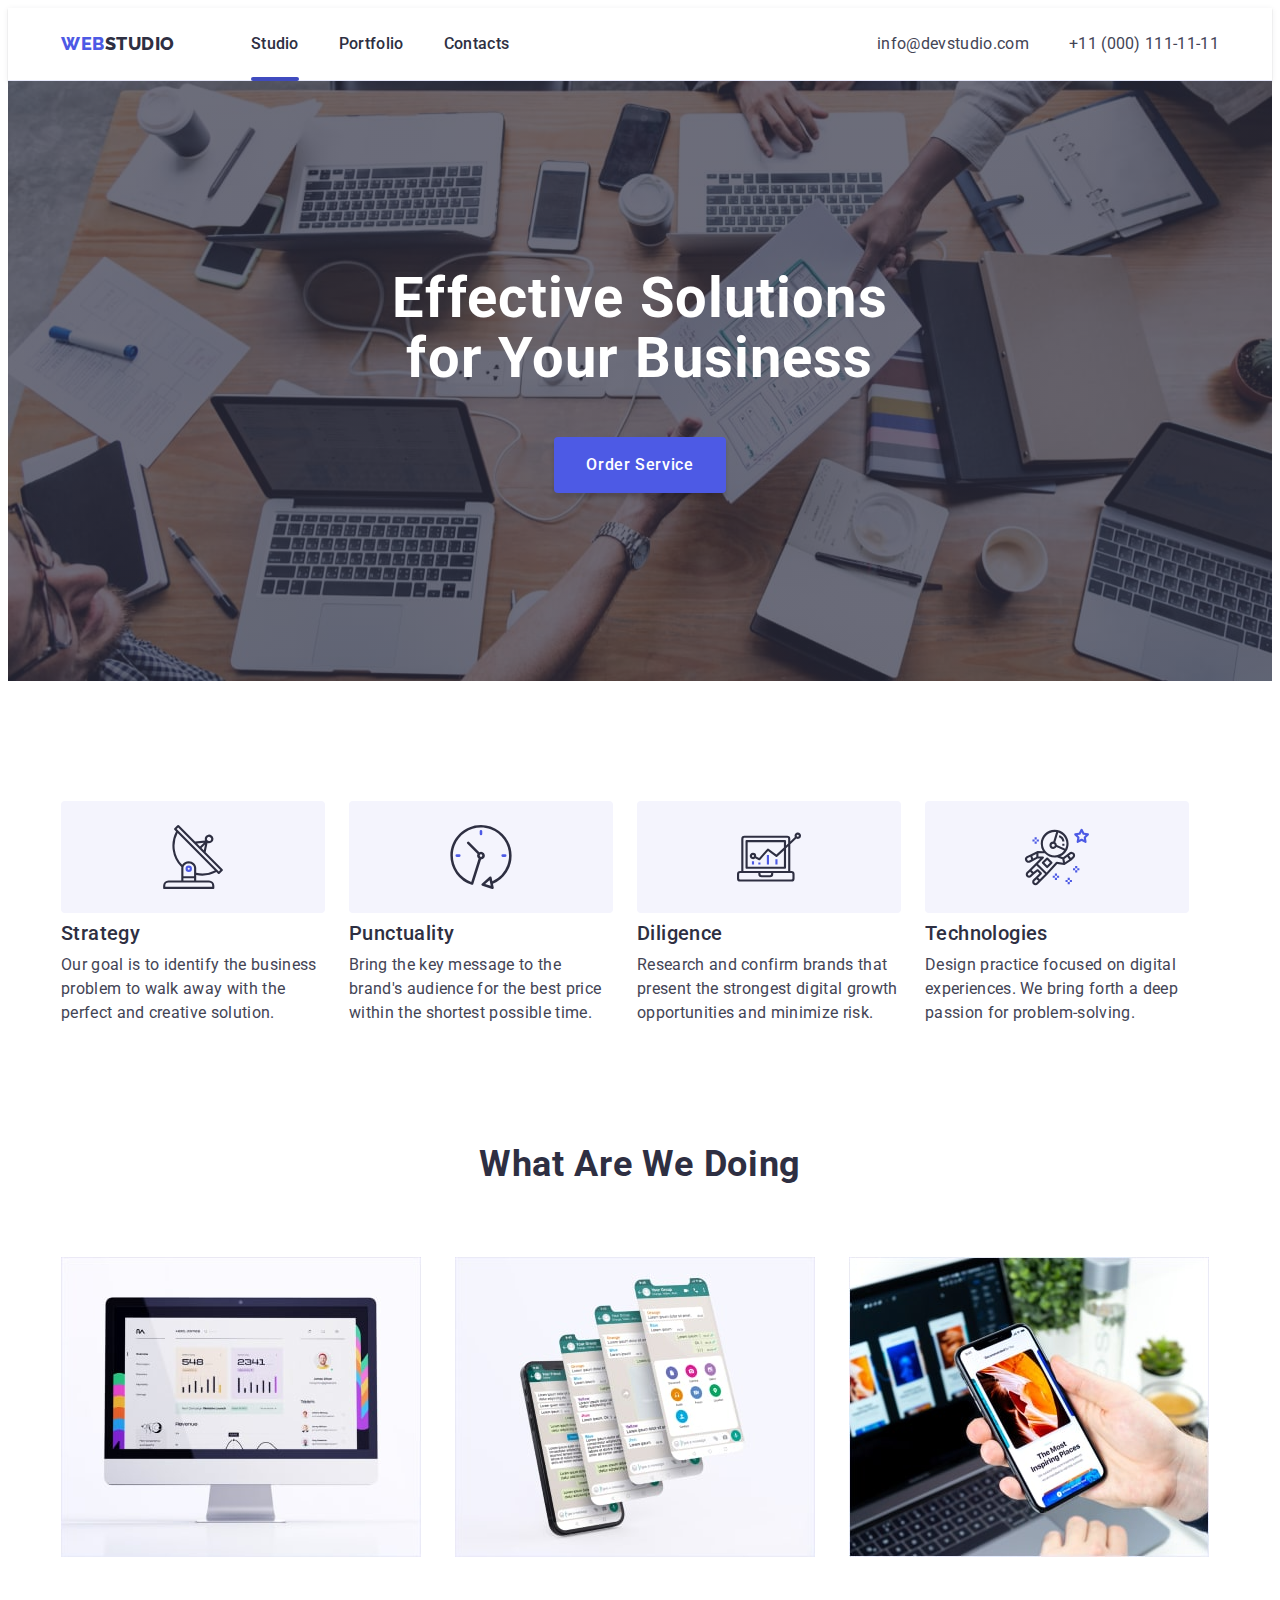
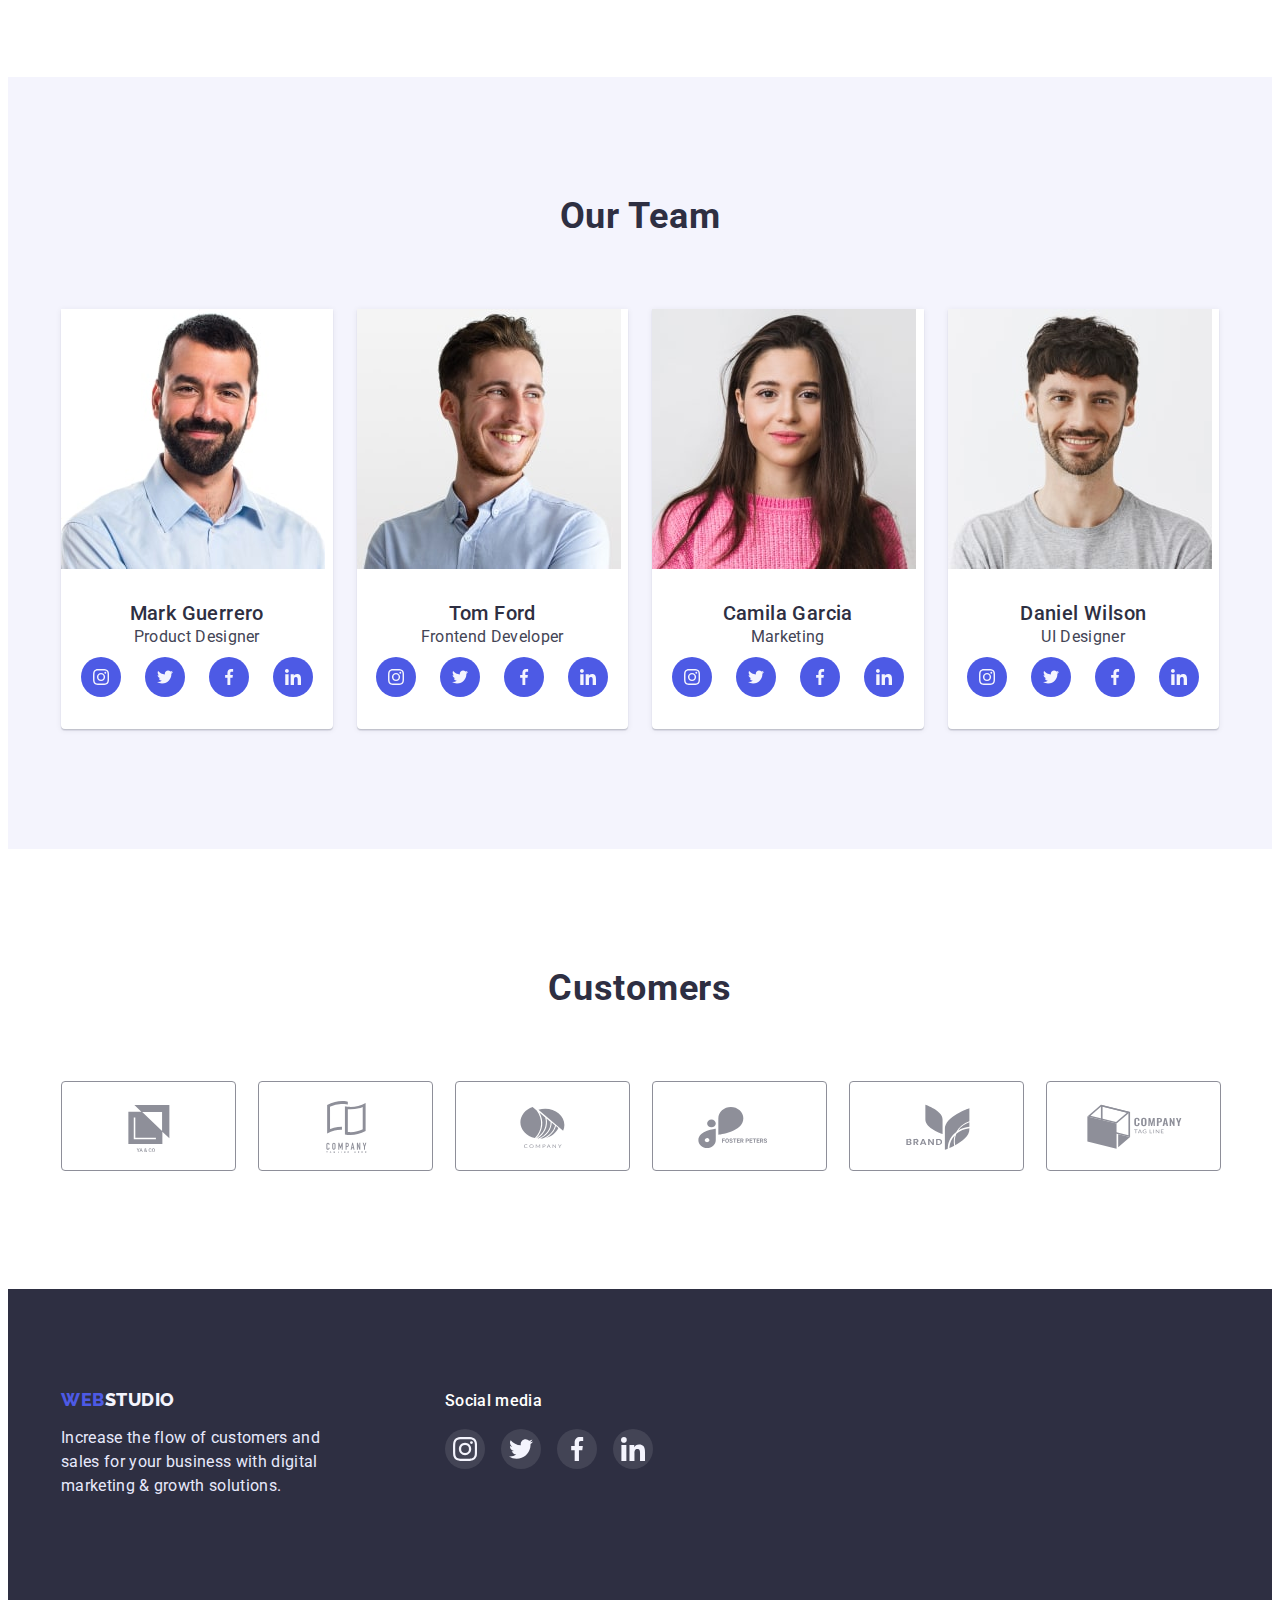
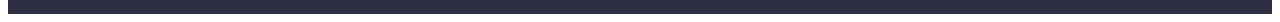
<file: index.html>
<!DOCTYPE html>
<html lang="en">
<head>
    <meta charset="UTF-8">
    <meta http-equiv="X-UA-Compatible" content="IE=edge">
    <meta name="viewport" content="width=device-width, initial-scale=1.0">
    <title>Webstudio</title>
    <link rel="preconnect" href="https://fonts.googleapis.com">
    <link rel="preconnect" href="https://fonts.gstatic.com" crossorigin>
    <link href="https://fonts.googleapis.com/css2?family=Raleway:wght@800&family=Roboto:wght@400;500;700;900&display=swap"
        rel="stylesheet">
        <link rel="stylesheet" href="https://cdnjs.cloudflare.com/ajax/libs/modern-normalize/1.1.0/modern-normalize.min.css"
            integrity="sha512-wpPYUAdjBVSE4KJnH1VR1HeZfpl1ub8YT/NKx4PuQ5NmX2tKuGu6U/JRp5y+Y8XG2tV+wKQpNHVUX03MfMFn9Q=="
            crossorigin="anonymous" referrerpolicy="no-referrer" />
        <link rel="stylesheet" href="./css/styles.css">
</head>
<body>
    <header class="header">
        <div class="container header-container">
        <nav class="header-navigation">
            <a href="index.html" class="header-logo link"><span class="accent">Web</span>Studio</a>
            <ul class="header-list list">
                <li class="header-item"><a href="index.html" class="header-link link current">Studio</a></li>
                <li class="header-item"><a href="portfolio.html" class="header-link link">Portfolio</a></li>
                <li class="header-item"><a href="" class="header-link link ">Contacts</a></li>
            </ul>
        </nav>
        <address>
            <ul class="header-address list">
                <li><a href="mailto:info@devstudio.com" class="header-mail link contact">info@devstudio.com</a></li>
                <li><a href="tel:+110001111111" class="header-tel link contact">+11 (000) 111-11-11</a></li>
            </ul>
        </address>
        </div>
    </header>
    <main>
        <section class="hero">
            <div class="container">
                <h1 class="hero-title">Effective Solutions
                    for Your Business</h1>
                    <button type="button" class="hero-btn" data-modal-open>Order Service</button>
            </div>
        </section>
        <section class="about section">
            <div class="container">
                <h2 class="about-title visually-hidden" >Strategy</h2>
                <ul class="about-list list">
                    <li class="about-item">
                        <div class="about-item-block">
                            <svg class="about-icon" widht="64px" height="64">
                                <use href="./images/icons.svg#icon-antenna"></use>
                            </svg>
                        </div>
                        <h3 class="about-subtitle">Strategy</h3>
                        <p class="about-text">Our goal is to identify the business
                            problem to walk away with the perfect and creative solution. </p>
                    </li>
                    <li class="about-item">
                        <div class="about-item-block">
                            <svg class="about-icon" widht="64px" height="64">
                                <use href="./images/icons.svg#icon-clock"></use>
                            </svg>
                        </div>
                        <h3 class="about-subtitle">Punctuality</h3>
                        <p class="about-text">Bring the key message to the brand's audience for the best price within the shortest possible time.</p>
                    </li>
                    <li class="about-item">
                        <div class="about-item-block">
                            <svg class="about-icon" widht="64px" height="64">
                                <use href="./images/icons.svg#icon-diagram"></use>
                            </svg>
                        </div>
                        <h3 class="about-subtitle">Diligence</h3>
                        <p class="about-text">Research and confirm brands that present the strongest digital growth opportunities and minimize risk.</p>
                    </li>
                    <li class="about-item">
                        <div class="about-item-block">
                            <svg class="about-icon" widht="64px" height="64">
                                <use href="./images/icons.svg#icon-astronaut"></use>
                            </svg>
                        </div>
                        <h3 class="about-subtitle">Technologies</h3>
                        <p class="about-text">Design practice focused on digital experiences. We bring forth a deep passion for problem-solving.</p>
                    </li>
                </ul>
            </div>
        </section>
        <section class="services section">
            <div class="container">
                <h2 class="services-title">What are we doing</h2>
                <ul class="services-list list">
                    <li class="services-item"><img src="./images/img1.jpg" alt="device" width="360" height="300"></li>
                    <li class="services-item"><img src="./images/img2.jpg" alt="device" width="360" height="300"></li>
                    <li class="services-item"><img src="./images/img3.jpg" alt="device" width="360" height="300"></li>
                </ul>
            </div>
        </section>
        <section class="team section">
            <div class="container">
                <h2 class="team-title">Our Team</h2>
                <ul class="team-list list">
                    <li class="team-item">
                        <img src="./images/img21.jpg" alt="people" width="264" height="260">
                        <div class="workers-content">
                            <h3 class="team-subtitle">Mark Guerrero</h3>
                            <p class="team-text">Product Designer</p>
                            <ul class="team-soc-list list">
                                <li class="team-soc-item">
                                <a href="" class="team-soc-link link">
                                <svg class="team-soc-icon" width="16" height="16">
                                    <use href="./images/icons.svg#icon-instagram-2"></use>
                                </svg>
                                </a>
                                </li>
                                <li class="team-soc-item">
                                    <a href="" class="team-soc-link link">
                                        <svg class="team-soc-icon" width="16" height="16">
                                            <use href="./images/icons.svg#icon-twitter-1"></use>
                                        </svg>
                                    </a>
                                </li>
                                <li class="team-soc-item">
                                    <a href="" class="team-soc-link link">
                                        <svg class="team-soc-icon" width="16" height="16">
                                            <use href="./images/icons.svg#icon-facebook-1"></use>
                                        </svg>
                                    </a></li>
                                <li class="team-soc-item">
                                    <a href="" class="team-soc-link link">
                                        <svg class="team-soc-icon" width="16" height="16">
                                            <use href="./images/icons.svg#icon-linkedin-1"></use>
                                        </svg>
                                    </a></li>
                            </ul>
                        </div>
                    </li>
                    <li class="team-item">
                        <img src="./images/img22.jpg" alt="people" width="264" height="260">
                       <div class="workers-content">
                            <h3 class="team-subtitle">Tom Ford</h3>
                            <p class="team-text">Frontend Developer</p>
                            <ul class="team-soc-list list">
                                <li class="team-soc-item">
                                    <a href="" class="team-soc-link link">
                                        <svg class="team-soc-icon" width="16" height="16">
                                            <use href="./images/icons.svg#icon-instagram-2"></use>
                                        </svg>
                                    </a>
                                </li>
                                <li class="team-soc-item">
                                    <a href="" class="team-soc-link link">
                                        <svg class="team-soc-icon" width="16" height="16">
                                            <use href="./images/icons.svg#icon-twitter-1"></use>
                                        </svg>
                                    </a>
                                </li>
                                <li class="team-soc-item">
                                    <a href="" class="team-soc-link link">
                                        <svg class="team-soc-icon" width="16" height="16">
                                            <use href="./images/icons.svg#icon-facebook-1"></use>
                                        </svg>
                                    </a>
                                </li>
                                <li class="team-soc-item">
                                    <a href="" class="team-soc-link link">
                                        <svg class="team-soc-icon" width="16" height="16">
                                            <use href="./images/icons.svg#icon-linkedin-1"></use>
                                        </svg>
                                    </a>
                                </li>
                            </ul>
                       </div>
                    </li>
                    <li class="team-item">
                        <img src="./images/img23.jpg" alt="people" width="264" height="260">
                    <div class="workers-content">
                        <h3 class="team-subtitle">Camila Garcia</h3>
                        <p class="team-text">Marketing</p>
                        <ul class="team-soc-list list">
                            <li class="team-soc-item">
                                <a href="" class="team-soc-link link">
                                    <svg class="team-soc-icon" width="16" height="16">
                                        <use href="./images/icons.svg#icon-instagram-2"></use>
                                    </svg>
                                </a>
                            </li>
                            <li class="team-soc-item">
                                <a href="" class="team-soc-link link">
                                    <svg class="team-soc-icon" width="16" height="16">
                                        <use href="./images/icons.svg#icon-twitter-1"></use>
                                    </svg>
                                </a>
                            </li>
                            <li class="team-soc-item">
                                <a href="" class="team-soc-link link">
                                    <svg class="team-soc-icon" width="16" height="16">
                                        <use href="./images/icons.svg#icon-facebook-1"></use>
                                    </svg>
                                </a>
                            </li>
                            <li class="team-soc-item">
                                <a href="" class="team-soc-link link">
                                    <svg class="team-soc-icon" width="16" height="16">
                                        <use href="./images/icons.svg#icon-linkedin-1"></use>
                                    </svg>
                                </a>
                            </li>
                        </ul>
                    </div>
                    </li>
                    <li class="team-item">
                        <img src="./images/img24.jpg" alt="people" width="264" height="260">
                    <div class="workers-content">
                        <h3 class="team-subtitle">Daniel Wilson</h3>
                        <p class="team-text">UI Designer</p>
                        <ul class="team-soc-list list">
                            <li class="team-soc-item">
                                <a href="" class="team-soc-link link">
                                    <svg class="team-soc-icon" width="16" height="16">
                                        <use href="./images/icons.svg#icon-instagram-2"></use>
                                    </svg>
                                </a>
                            </li>
                            <li class="team-soc-item">
                                <a href="" class="team-soc-link link">
                                    <svg class="team-soc-icon" width="16" height="16">
                                        <use href="./images/icons.svg#icon-twitter-1"></use>
                                    </svg>
                                </a>
                            </li>
                            <li class="team-soc-item">
                                <a href="" class="team-soc-link link">
                                    <svg class="team-soc-icon" width="16" height="16">
                                        <use href="./images/icons.svg#icon-facebook-1"></use>
                                    </svg>
                                </a>
                            </li>
                            <li class="team-soc-item">
                                <a href="" class="team-soc-link link">
                                    <svg class="team-soc-icon" width="16" height="16">
                                        <use href="./images/icons.svg#icon-linkedin-1"></use>
                                    </svg>
                                </a>
                            </li>
                        </ul>
                    </div>
                    </li>
                </ul>
            </div>
        </section>
        <section class="customers section">
            <div class="container">
            <h2 class="customers-title">Customers</h2>
            <ul class="customers-list list">
                <li class="customers-item"><a href="" class="customers-link link">
                    <svg class="customers-icon" width="104px" height="56px">
                        <use href="./images/icons.svg#icon-Logo-first"></use>
                    </svg>
                </a></li>
                <li class="customers-item"><a href="" class="customers-link link">
                    <svg class="customers-icon" width="104px" height="56px">
                        <use href="./images/icons.svg#icon-Logo-second"></use>
                    </svg>
                </a></li>
                <li class="customers-item"><a href="" class="customers-link link">
                    <svg class="customers-icon" width="104px" height="56px">
                        <use href="./images/icons.svg#icon-Logo-third"></use>
                    </svg>
                </a></li>
                <li class="customers-item"><a href="" class="customers-link link">
                    <svg class="customers-icon" width="104px" height="56px">
                        <use href="./images/icons.svg#icon-Logo-forth"></use>
                    </svg>
                </a></li>
                <li class="customers-item"><a href="" class="customers-link link">
                    <svg class="customers-icon" width="104px" height="56px">
                        <use href="./images/icons.svg#icon-Logo-fifth"></use>
                    </svg>
                </a></li>
                <li class="customers-item"><a href="" class="customers-link link">
                    <svg class="customers-icon" width="104px" height="56px">
                        <use href="./images/icons.svg#icon-Logo-sixth"></use>
                    </svg>
                </a></li>
            </ul>
            </div>

        </section>
    </main>
    <footer class="footer">
        <div class="footer-container container">
            <div class="footer-info">
            <a href="index.html" class="footer-logo link"><span class="accent">Web</span>Studio</a>
            <p class="footer-text text">Increase the flow of customers and sales for your business with digital marketing & growth
                solutions.</p>
            </div>
            <div>
         <p class="footer-text footer-social-text">Social media</p>
         <ul class="footer-social-list list">
            <li class="footer-social-item"><a href="" class="footer-social-link link">
                <svg class="footer-social-icon" width="24" height="24">
                    <use href="./images/icons.svg#icon-instagram-2"></use>
                </svg>
            </a></li>
            <li class="footer-social-item"><a href="" class="footer-social-link link">
                <svg class="footer-social-icon" width="24" height="24">
                    <use href="./images/icons.svg#icon-twitter-1"></use>
                </svg>
            </a></li>
            <li class="footer-social-item"><a href="" class="footer-social-link link">
                <svg class="footer-social-icon" width="24" height="24">
                    <use href="./images/icons.svg#icon-facebook-1"></use>
                </svg>
            </a></li>
            <li class="footer-social-item"><a href="" class="footer-social-link link">
                <svg class="footer-social-icon" width="24" height="24">
                    <use href="./images/icons.svg#icon-linkedin-1"></use>
                </svg>
            </a></li>
            </div>
        </div>
    </footer>
    <div class="backdrop is-hidden" data-modal>
        <div class="modal">
            <button class="modal-close" data-modal-close type="button">
                <svg class="modal-close-icon" width="8px" height="8px">
                    <use href="./images/icons.svg#icon-close-black-18dp-2-1-1">
                    </use>
                </svg>
            </button>
        </div>
    </div>
    <script src="./js/modal.js"></script>
</body>
</html>
</file>
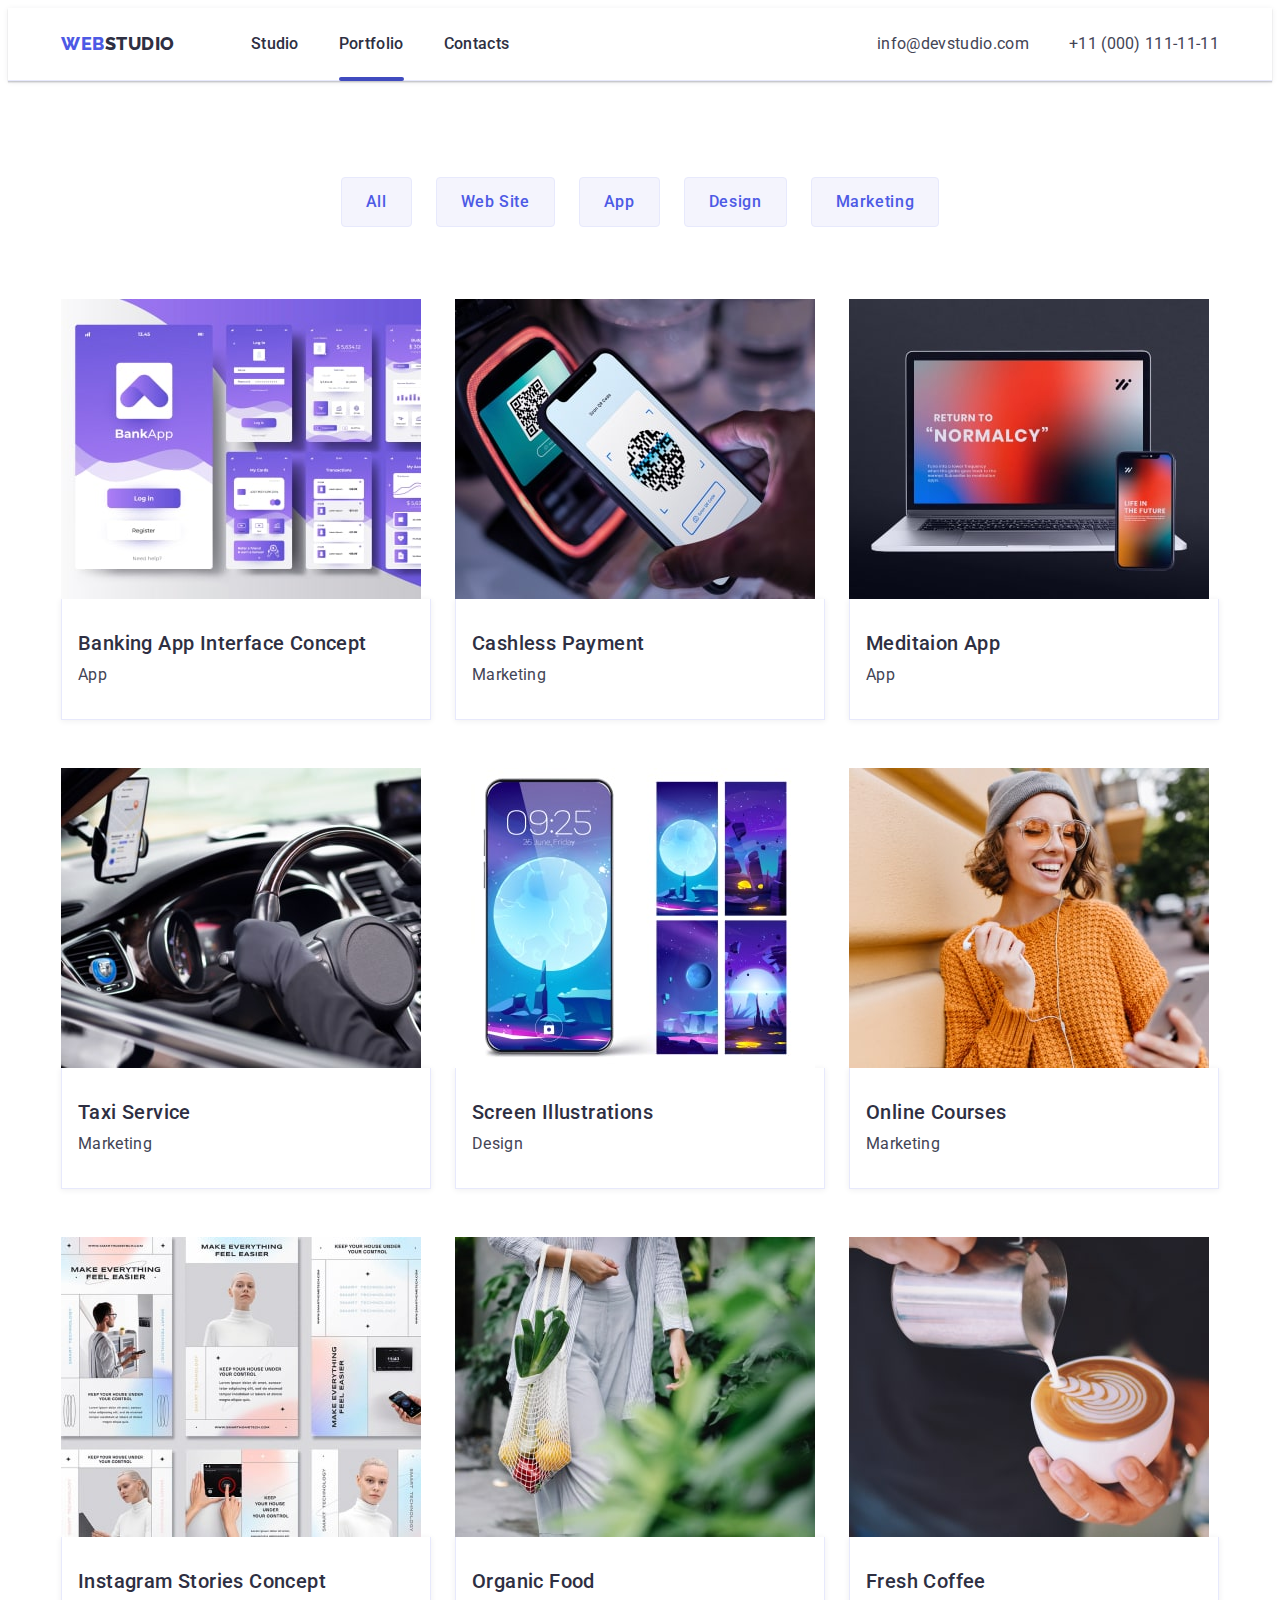
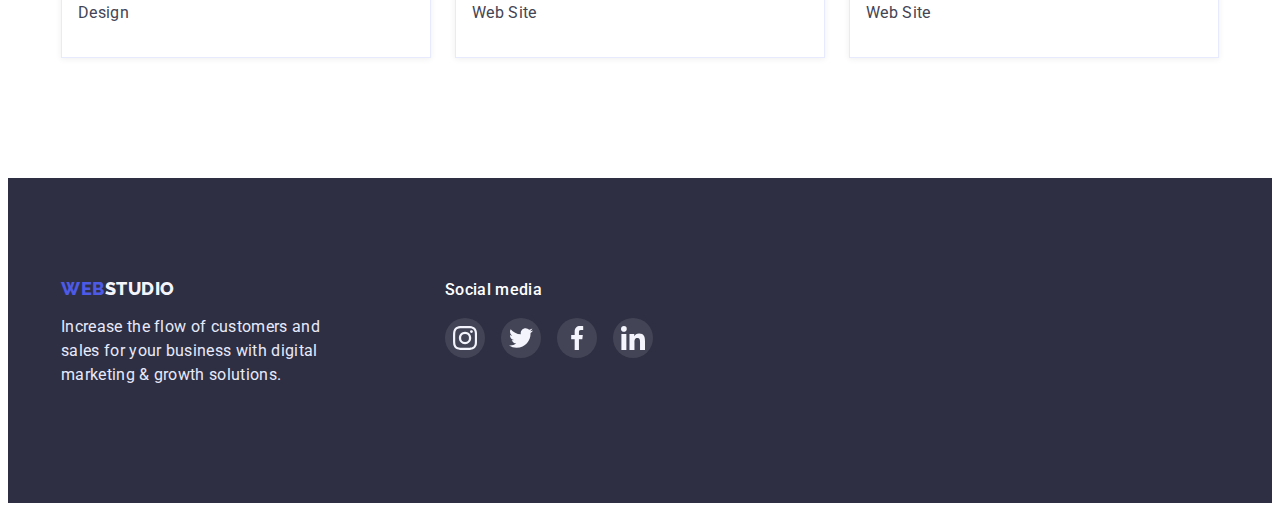
<file: portfolio.html>
<!DOCTYPE html>
<html lang="en">
<head>
    <meta charset="UTF-8">
    <meta http-equiv="X-UA-Compatible" content="IE=edge">
    <meta name="viewport" content="width=device-width, initial-scale=1.0">
    <title>Webstudio</title>
    <link rel="preconnect" href="https://fonts.googleapis.com">
    <link rel="preconnect" href="https://fonts.gstatic.com" crossorigin>
    <link href="https://fonts.googleapis.com/css2?family=Raleway:wght@800&family=Roboto:wght@400;500;700;900&display=swap"
        rel="stylesheet">
        <link rel="stylesheet" href="https://cdnjs.cloudflare.com/ajax/libs/modern-normalize/1.1.0/modern-normalize.min.css"
            integrity="sha512-wpPYUAdjBVSE4KJnH1VR1HeZfpl1ub8YT/NKx4PuQ5NmX2tKuGu6U/JRp5y+Y8XG2tV+wKQpNHVUX03MfMFn9Q=="
            crossorigin="anonymous" referrerpolicy="no-referrer" />
    <link rel="stylesheet" href="./css/styles.css">
</head>
<body>
    <header class="header">
        <div class="container header-container">
        <nav class="header-navigation">
            <a href="index.html" class="header-logo link"><span class="accent">Web</span>Studio</a>
            <ul class="header-list list">
                <li class="header-item"><a href="index.html" class="header-link link">Studio</a></li>
                <li class="header-item"><a href="portfolio.html" class="header-link link current">Portfolio</a></li>
                <li class="header-item"><a href="" class="header-link link">Contacts</a></li>
            </ul>
        </nav>
        <address>
            <ul class="header-address list">
                <li><a href="mailto:info@devstudio.com" class="header-mail link contact">info@devstudio.com</a></li>
                <li><a href="tel:+110001111111" class="header-tel link contact">+11 (000) 111-11-11</a></li>
            </ul>
        </address>
        </div>
    </header>

    <main>
        <section class="buttons section">
            <div class="container">
                <h1 class="buttons-title visually-hidden">sections</h1>
                <ul class="buttons-list list">
                    <li><button type="button" class="buttons-button">All</button></li>
                    <li><button type="button" class="buttons-button">Web Site</button></li>
                    <li><button type="button" class="buttons-button">App</button></li>
                    <li><button type="button" class="buttons-button">Design</button></li>
                    <li><button type="button" class="buttons-button">Marketing</button></li>
                </ul>
                <ul class="examples-list list">
                    <li class="examples-item">
                         <a href="" class="examples-item-link">
                            <div class="examples-top-wrap">
                                <img src="./images/img30.jpg" alt="Banking App Interface Concept" width="360" height="300">
                                <p class="examples-top-text">
                                    14 Stylish and User-Friendly App Design Concepts · Task Manager App · Calorie Tracker App · Exotic Fruit Ecommerce
                                    App ·
                                    Cloud Storage App
                                </p>
                            </div>
                            <div class="examples-content">
                                <h3 class="examples-item-subtitle">Banking App Interface Concept</h3>
                                <p class="examples-item-text">App</p>
                            </div>
                        </a>
                    </li>
                    <li class="examples-item">
                        <a href="" class="examples-item-link">
                            <div class="examples-top-wrap">
                            <img src="./images/img31.jpg" alt="Cashless Payment" width="360" height="300">
                            <p class="examples-top-text">
                                14 Stylish and User-Friendly App Design Concepts · Task Manager App · Calorie Tracker App · Exotic Fruit Ecommerce
                                App ·
                                Cloud Storage App
                            </p>
                        </div>
                            <div class="examples-content">
                                <h3 class="examples-item-subtitle">Cashless Payment</h3>
                                <p class="examples-item-text">Marketing</p>
                            </div>
                         </a>
                    </li>
                    <li class="examples-item">
                        <a href="" class="examples-item-link">
                            <div class="examples-top-wrap">
                            <img src="./images/img32.jpg" alt="Meditaion App" width="360" height="300">
                            <p class="examples-top-text">
                                    14 Stylish and User-Friendly App Design Concepts · Task Manager App · Calorie Tracker App · Exotic Fruit Ecommerce
                                    App ·
                                    Cloud Storage App
                            </p>
                        </div>
                            <div class="examples-content">
                                <h3 class="examples-item-subtitle">Meditaion App</h3>
                                <p class="examples-item-text">App</p>
                            </div>
                        </a>
                    </li>
                    <li class="examples-item">
                        <a href="" class="examples-item-link">
                            <div class="examples-top-wrap">
                            <img src="./images/img33.jpg" alt="Taxi Service" width="360" height="300">
                            <p class="examples-top-text">
                                14 Stylish and User-Friendly App Design Concepts · Task Manager App · Calorie Tracker App · Exotic Fruit Ecommerce
                                App ·
                                Cloud Storage App
                            </p>
                            </div>
                            <div class="examples-content">
                                <h3 class="examples-item-subtitle">Taxi Service</h3>
                                <p class="examples-item-text">Marketing</p>
                            </div>
                        </a>
                    </li>
                    <li class="examples-item">
                        <a href="" class="examples-item-link">
                            <div class="examples-top-wrap">
                            <img src="./images/img34.jpg" alt="Screen Illustrations" width="360" height="300">
                            <p class="examples-top-text">
                                14 Stylish and User-Friendly App Design Concepts · Task Manager App · Calorie Tracker App · Exotic Fruit Ecommerce
                                App ·
                                Cloud Storage App
                            </p>
                            </div>
                            <div class="examples-content">
                                <h3 class="examples-item-subtitle">Screen Illustrations</h3>
                                <p class="examples-item-text">Design</p>
                            </div>
                        </a>
                    </li>
                    <li class="examples-item">
                        <a href="" class="examples-item-link">
                            <div class="examples-top-wrap">
                            <img src="./images/img35.jpg" alt="Online Courses" width="360" height="300">
                            <p class="examples-top-text">
                                14 Stylish and User-Friendly App Design Concepts · Task Manager App · Calorie Tracker App · Exotic Fruit Ecommerce
                                App ·
                                Cloud Storage App
                            </p>
                            </div>
                            <div class="examples-content">
                                <h3 class="examples-item-subtitle">Online Courses</h3>
                                <p class="examples-item-text">Marketing</p>
                            </div>
                        </a>
                    </li>
                    <li class="examples-item">
                        <a href="" class="examples-item-link">
                            <div class="examples-top-wrap">
                            <img src="./images/img36.jpg" alt="Instagram Stories Concept" width="360" height="300">
                            <p class="examples-top-text">
                                14 Stylish and User-Friendly App Design Concepts · Task Manager App · Calorie Tracker App · Exotic Fruit Ecommerce
                                App ·
                                Cloud Storage App
                            </p>
                            </div>
                            <div class="examples-content">
                                <h3 class="examples-item-subtitle">Instagram Stories Concept</h3>
                                <p class="examples-item-text">Design</p>
                            </div>
                        </a>
                    </li>
                    <li class="examples-item">
                        <a href="" class="examples-item-link">
                        <div class="examples-top-wrap">
                            <img src="./images/img37.jpg" alt="Organic Food" width="360" height="300">
                            <p class="examples-top-text">
                                14 Stylish and User-Friendly App Design Concepts · Task Manager App · Calorie Tracker App · Exotic Fruit Ecommerce
                                App ·
                                Cloud Storage App
                            </p>
                            </div>
                            <div class="examples-content">
                                <h3 class="examples-item-subtitle">Organic Food</h3>
                                <p class="examples-item-text">Web Site</p>
                            </div>
                        </a>
                    </li>
                    <li class="examples-item">
                        <a href="" class="examples-item-link">
                            <div class="examples-top-wrap">
                            <img src="./images/img38.jpg" alt="Fresh Coffee" width="360" height="300">
                            <p class="examples-top-text">
                                14 Stylish and User-Friendly App Design Concepts · Task Manager App · Calorie Tracker App · Exotic Fruit Ecommerce
                                App ·
                                Cloud Storage App
                            </p>
                            </div>
                            <div class="examples-content">
                                <h3 class="examples-item-subtitle">Fresh Coffee</h3>
                                <p class="examples-item-text">Web Site</p>
                            </div>
                        </a>
                    </li>
                </ul>
            </div>
        </section>
    </main>
    <footer class="footer">
        <div class="footer-container container">
            <div class="footer-info">
                <a href="index.html" class="footer-logo link"><span class="accent">Web</span>Studio</a>
                <p class="footer-text text">Increase the flow of customers and sales for your business with digital
                    marketing & growth
                    solutions.</p>
            </div>
            <div>
                <p class="footer-text footer-social-text">Social media</p>
                <ul class="footer-social-list list">
                    <li class="footer-social-item"><a href="" class="footer-social-link link">
                            <svg class="footer-social-icon" width="24" height="24">
                                <use href="./images/icons.svg#icon-instagram-2"></use>
                            </svg>
                        </a></li>
                    <li class="footer-social-item"><a href="" class="footer-social-link link">
                            <svg class="footer-social-icon" width="24" height="24">
                                <use href="./images/icons.svg#icon-twitter-1"></use>
                            </svg>
                        </a></li>
                    <li class="footer-social-item"><a href="" class="footer-social-link link">
                            <svg class="footer-social-icon" width="24" height="24">
                                <use href="./images/icons.svg#icon-facebook-1"></use>
                            </svg>
                        </a></li>
                    <li class="footer-social-item"><a href="" class="footer-social-link link">
                            <svg class="footer-social-icon" width="24" height="24">
                                <use href="./images/icons.svg#icon-linkedin-1"></use>
                            </svg>
                        </a></li>
            </div>
        </div>
    </footer>
</body>
</html>
</file>
<file: css/styles.css>
:root {
  --second-title-colour: #2E2F42;
  --second-title-font-weight: 700;
  --subtitle-colour: #2E2F42;
  --subtitle-font-weight: 500;
  --main-text-colour: #434455;
  --main-text-font-weight: 400;
  --nav-colour: #2E2F42;
  --contact-colour: #434455;
  --main-colour-button: #4D5AE5;
  --gra: linear-gradient(rgba(46, 47, 66, 0.7), rgba(46, 47, 66, 0.7));
}
body {
    font-family: 'Roboto', sans-serif;
    font-size: 16px;
    font-weight: 400;
    letter-spacing: 0.02em;
    color: #2E2F42;
    background-color: #FFFFFF;
}

h1,
h2,
h3,
h4,
h5,
h6,
p {margin: 0;}

ul {margin: 0;
padding-left: 0;}

img {
    display: block;
}

.section {
    padding: 120px 0;
}
.list {
    list-style: none;
}
.header-mail {
    font-style: normal;
}
.header-tel {
    font-style: normal;
}
.link {
    text-decoration: none;
}
.accent {
    color: #4D5AE5;
}
.container {
    width: 1158px;
    padding-left: 15px;
    padding-right: 15px;
    margin-left: auto;
    margin-right: auto;
}
.visually-hidden {
    position: absolute;
    width: 1px;
    height: 1px;
    margin: -1px;
    border: 0;
    padding: 0;

    white-space: nowrap;
    clip-path: inset(100%);
    clip: rect(0 0 0 0);
    overflow: hidden;
}
/*------------HEADER-----------*/
.header {
    background: #FFFFFF;
    border-bottom: 1px solid #E7E9FC;
    box-shadow: 0px 2px 1px rgba(46, 47, 66, 0.08), 0px 1px 1px rgba(46, 47, 66, 0.16), 0px 1px 6px rgba(46, 47, 66, 0.08);
}
.header-container {
    display: flex;
    align-items: center;
}
.header-navigation {
    display: flex;
    align-items: center;
    margin-right: auto;
}
.header-logo {
        font-family: 'Raleway';
        font-weight: 800;
        font-size: 18px;
        line-height: 1.33;
        display: flex;
        align-items: center;
        letter-spacing: 0.03em;
        text-transform: uppercase;
        color: #2E2F42;
        margin-right: 76px;
        padding: 24px 0;
        display: block;
}
.header-list {
    display: flex;
    gap: 40px;
}
.header-item {
}
.current {
position: relative;
}
.current::after{
content: '';
position: absolute;
left: 0px;
bottom: -1px;
width: 100%;
height: 4px;
background: #404BBF;
border-radius: 2px;
}
.header-link {
font-weight: 500;
font-size: 16px;
line-height: 1.5;
letter-spacing: 0.02em;
color: var(--nav-colour);
padding: 24px 0;
display: block;
transition: 250ms cubic-bezier(0.4, 0, 0.2, 1);
}
.header-link:hover, .header-link:focus {
    color: #4D5AE5;
}
.header-address {
    display: flex;
    gap: 40px;
}
.header-mail {
        font-weight: 400;
        font-size: 16px;
        line-height: 1.5;
        letter-spacing: 0.02em;
        color: var(--contact-colour);
        padding: 24px 0;
        display: block;
        transition: 250ms cubic-bezier(0.4, 0, 0.2, 1);
}
.header-mail:hover, .header-mail:focus {
    color: #4D5AE5;
}
.header-tel {
        font-weight: 400;
        font-size: 16px;
        line-height: 1.5;
        letter-spacing: 0.02em;
        color: var(--contact-colour);
        padding: 24px 0;
        display: block;
        transition: 250ms cubic-bezier(0.4, 0, 0.2, 1);
}
.header-tel:hover, .header-tel:focus {
    color: #4D5AE5;
}

/*------------HERO-----------*/
.hero {
    background-image: var(--gra), url(../images/hero-bg.jpg);
    padding-top: 188px;
    padding-bottom: 188px;
    background-color: #2E2F42;
    text-align: center;
    max-width: 1440px;
    margin: 0 auto;
}

.hero-title {
font-weight: 700;
font-size: 56px;
line-height: 1.07;
text-align: center;
letter-spacing: 0.02em;
color: #FFFFFF;
max-width: 500px;
margin: 0 auto;
margin-bottom: 48px;
}
.hero-btn {
        font-family: inherit;
        font-weight: 500;
        font-size: 16px;
        line-height: 1.5;
        display: flex;
        flex-direction: row;
        align-items: center;
        letter-spacing: 0.04em;
        color: #FFFFFF;
        background: #4D5AE5;
        box-shadow: 0px 4px 4px rgba(0, 0, 0, 0.15);
        border: none;
        border-radius: 4px;
        cursor: pointer;
        padding: 16px 32px;
        min-width: 169px;
        height: 56px;
        margin-left: auto;
        margin-right: auto;
        transition: 250ms cubic-bezier(0.4, 0, 0.2, 1);
}
.hero-btn:hover, .hero-btn:focus {
    background: #404BBF;
}
/*------------ABOUT-----------*/
.about {}

.about-title {
} 
.about-list {
    display: flex;
    gap: 24px;
}
.about-item-block {
        width: 264px;
        height: 112px;
        background: #F4F4FD;
        border-radius: 4px;
        display: flex;
        align-items: center;
        justify-content: center;
        margin-bottom: 8px;
}

.about-icon {

}

.about-item {
    max-width: 264px;
}

.about-subtitle {
        font-weight: var(--subtitle-font-weight);
        font-size: 20px;
        line-height: 1.2;
        letter-spacing: 0.02em;
        color: var(--subtitle-colour);
        margin-bottom: 8px;
        
}
.about-text {
        font-weight: var(--main-text-font-weight);
        font-size: 16px;
        line-height: 1.5;
        letter-spacing: 0.02em;
        color: var(--main-text-colour);
}

/*------------SERVICES-----------*/
.services {
    padding-top: 0;
}

.services-title {
        font-weight: var(--second-title-font-weight);
        font-size: 36px;
        line-height: 1.11;
        text-align: center;
        letter-spacing: 0.02em;
        text-transform: capitalize;
        color: var(--second-title-colour);
        margin-bottom: 72px;
}

.services-list {
    display: flex;
    gap: 24px;
}
.services-item {
    width: calc((100% - 46px) / 3);
}

/*------------TEAM-----------*/
.team {
    background-color: #F4F4FD;
}
.team-title {
        font-weight: var(--second-title-font-weight);
        font-size: 36px;
        line-height: 1.11;
        text-align: center;
        letter-spacing: 0.02em;
        text-transform: capitalize;
        color: var(--second-title-colour);
        margin-bottom: 72px;
}

.team-list {
    display: flex;
    gap: 24px;
}

.team-item {
    width: calc((100% - 72px) / 4);
    background: #FFFFFF;
    box-shadow: 0px 1px 6px rgba(46, 47, 66, 0.08), 0px 1px 1px rgba(46, 47, 66, 0.16), 0px 2px 1px rgba(46, 47, 66, 0.08);
    border-radius: 0px 0px 4px 4px;
}
.workers-content {
    padding: 32px 16px;
}
.team-subtitle {
        font-weight: var(--subtitle-font-weight);
        font-size: 20px;
        line-height: 1.2;
        letter-spacing: 0.02em;
        color: var(--subtitle-colour);
        text-align: center;
}

.team-text {
        font-weight: var(--main-text-font-weight)
        font-size: 16px;
        line-height: 1.5;
        letter-spacing: 0.02em;
        color: var(--main-text-colour);
        text-align: center;
        margin-bottom: 8px;
}
.team-soc-list {
    display: flex;
    justify-content: center;
    gap: 24px;
}

.team-soc-item {
    width: 40px;
    height: 40px;
}

.team-soc-link {
    width: 100%;
    height: 100%;
    background-color: #4D5AE5;
    display: flex;
    align-items: center;
    justify-content: center;
    border-radius: 50%;
    transition: 250ms cubic-bezier(0.4, 0, 0.2, 1);
}
.team-soc-icon {
    fill: #FFFFFF;
}
.team-soc-link:is(:hover, :focus) {
background-color: #404BBF;
}

/*-------------CUSTOMERS----------*/
.customers {}

.section {}

.customers-title {
        font-weight: 700;
        font-size: 36px;
        line-height: 1.11;
        text-align: center;
        letter-spacing: 0.02em;
        text-transform: capitalize;
        color: #2E2F42;
        margin-bottom: 72px;
}

.customers-list {
    display: flex;
    gap: 24px;

}

.customers-item {
width: calc((100% - 120px) / 6);
height: 88px;
}

.customers-link {
    width: 100%;
    height: 100%;
    border: 1px solid #8E8F99;
    border-radius: 4px;
    display: flex;
    align-items: center;
    justify-content: center;
    color: #8E8F99;
    transition: 250ms cubic-bezier(0.4, 0, 0.2, 1);
}

.customers-icon {
    fill: currentColor;
}
.customers-link:is(:hover, :focus) {
    border-color: #404BBF;
    color: #404BBF;
}

/*------------FOOTER-----------*/
.footer {
    background: #2E2F42;
    padding: 100px 0;
    display: flex;
}
.footer-container {
    display: flex;
}
.footer-info {
    margin-right: 120px;
}
.footer-logo {
        font-family: 'Raleway';
        font-weight: 800;
        font-size: 18px;
        line-height: 1.17;
        display: flex;
        align-items: center;
        letter-spacing: 0.03em;
        text-transform: uppercase;
        color: #F4F4FD;
        margin-bottom: 16px;
}
.footer-text {
        line-height: 1.5;
        color: #E7E9FC;
        max-width: 264px;
        padding-bottom: 16px;
}
.footer-social {}

.footer-social-text {
        font-weight: 500;
        color: #FFFFFF;
}

.footer-social-list {
    display: flex;
    justify-content: center;
    gap: 16px;
}

.footer-social-item {
    width: 40px;
    height: 40px;
}

.footer-social-link {
    width: 100%;
    height: 100%;
    background-color:rgba(255, 255, 255, 0.1);
    align-items: center;
    display: flex;
    justify-content: center;
    border-radius: 50%;
    transition: 250ms cubic-bezier(0.4, 0, 0.2, 1);
}

.footer-social-icon {
    color: #F4F4FD;
}
.footer-social-link:is(:hover, :focus) {
    background-color: #31D0AA;
}
/*-----------------------portfolio--------------------------*/
/*------------BUTTONS-----------*/
.buttons {
    padding-top: 96px;
}

.buttons-title {
}
.buttons-list {
    justify-content: center;
    gap: 24px;
    display: flex;
    align-items: flex-start;
    margin-bottom: 72px;
}
.buttons-button {
            font-family: inherit;
            font-weight: 500;
            font-size: 16px;
            line-height: 1.5;
            display: flex;
            align-items: center;
            text-align: center;
            letter-spacing: 0.04em;
            color: var(--main-colour-button);
            background: #F4F4FD;
            border: 1px solid #E7E9FC;
            border-radius: 4px;
            cursor: pointer;
            padding: 12px 24px;
            transition: 250ms cubic-bezier(0.4, 0, 0.2, 1);
}
.buttons-button:hover, .buttons-button:focus {
    color: #FFFFFF;
    background-color: #404BBF;
    box-shadow: 0px 3px 1px rgba(0, 0, 0, 0.1), 0px 2px 1px rgba(0, 0, 0, 0.08), 0px 2px 2px rgba(0, 0, 0, 0.12);
    border: 1px solid #404BBF;
}

.examples-list {
    display: flex;
    flex-wrap: wrap;
    column-gap: 24px;
    row-gap: 48px;
}

.examples-item {
    width: calc((100% - 48px) / 3);
    background: #FFFFFF;
}
.examples-item-link {
    text-decoration: none;
    display: block;
    transition: 250ms cubic-bezier(0.4, 0, 0.2, 1);
}
.examples-item-link:hover .examples-top-text {
transform: translateY(0%);
}
.examples-top-wrap {
    position: relative;
    overflow: hidden;
}
.examples-top-text {
    position: absolute;
    top: 0;
    font-weight: 400;
    font-size: 16px;
    line-height: 1.5;
    letter-spacing: 0.02em;
    color: #F4F4FD;
    background-color: #4D5AE5;
    padding: 40px 32px 164px 32px;
    height: 100%;
    transform: translateY(100%);
    transition: 250ms cubic-bezier(0.4, 0, 0.2, 1);
}
.examples-item-link:hover {
    box-shadow: 0px 1px 6px rgba(46, 47, 66, 0.08), 0px 1px 1px rgba(46, 47, 66, 0.16), 0px 2px 1px rgba(46, 47, 66, 0.08);
}
.examples-content {
    padding-top: 32px;
    padding-bottom: 32px;
    border: 1px solid #E7E9FC;
    border-top: none;
    box-shadow: 0px 1px 6px rgba(46, 47, 66, 0.08);
}
.examples-item-subtitle {
        font-weight: var(--subtitle-font-weight);
        font-size: 20px;
        line-height: 1.2;
        letter-spacing: 0.02em;
        color: var(--subtitle-colour);
        padding-left: 16px;
        margin-bottom: 8px;
}
.examples-item-text {
        font-weight: var(--main-text-font-weight);
        font-size: 16px;
        line-height: 1.5;
        letter-spacing: 0.02em;
        color: var(--main-text-colour);
        padding-left: 16px;
}

.backdrop {
    position: fixed;
    top: 0%;
    width: 100%;
    height: 100%;
    background: rgba(46, 47, 66, 0.4);
    transition: 250ms cubic-bezier(0.4, 0, 0.2, 1);
}
.is-hidden {
    opacity: 0;
    visibility: hidden;
    pointer-events: none;
}
.modal {
    position: absolute;
    top: 50%;
    left: 50%;
    transform: translate(-50%, -50%) scale(1);
    width: 408px;
    min-height: 576px;
    background: #FCFCFC;
    box-shadow: 0px 1px 1px rgba(0, 0, 0, 0.14), 0px 1px 3px rgba(0, 0, 0, 0.12), 0px 2px 1px rgba(0, 0, 0, 0.2);
    border-radius: 4px;
    padding: 24px;
   transition: transform 200ms linear;
}
.backdrop.is-hidden .modal {
    transform: translate(-50%, -50%) scale(0);
}
.modal-close {
width: 24px;
height: 24px;
background: #E7E9FC;
border: 1px solid rgba(0, 0, 0, 0.1);
border-radius: 50%;
display: block;
margin-left: auto;
display: flex;
align-items: center;
justify-content: center;
cursor: pointer;
}
.modal-close:is(:hover, :focus) {
    color: #FFFFFF;
    background-color: #404BBF;
    box-shadow: 0px 3px 1px rgba(0, 0, 0, 0.1), 0px 2px 1px rgba(0, 0, 0, 0.08), 0px 2px 2px rgba(0, 0, 0, 0.12);
    border: 1px solid #404BBF;
}
.modal-close-icon {
    fill: currentColor;
}
</file>
